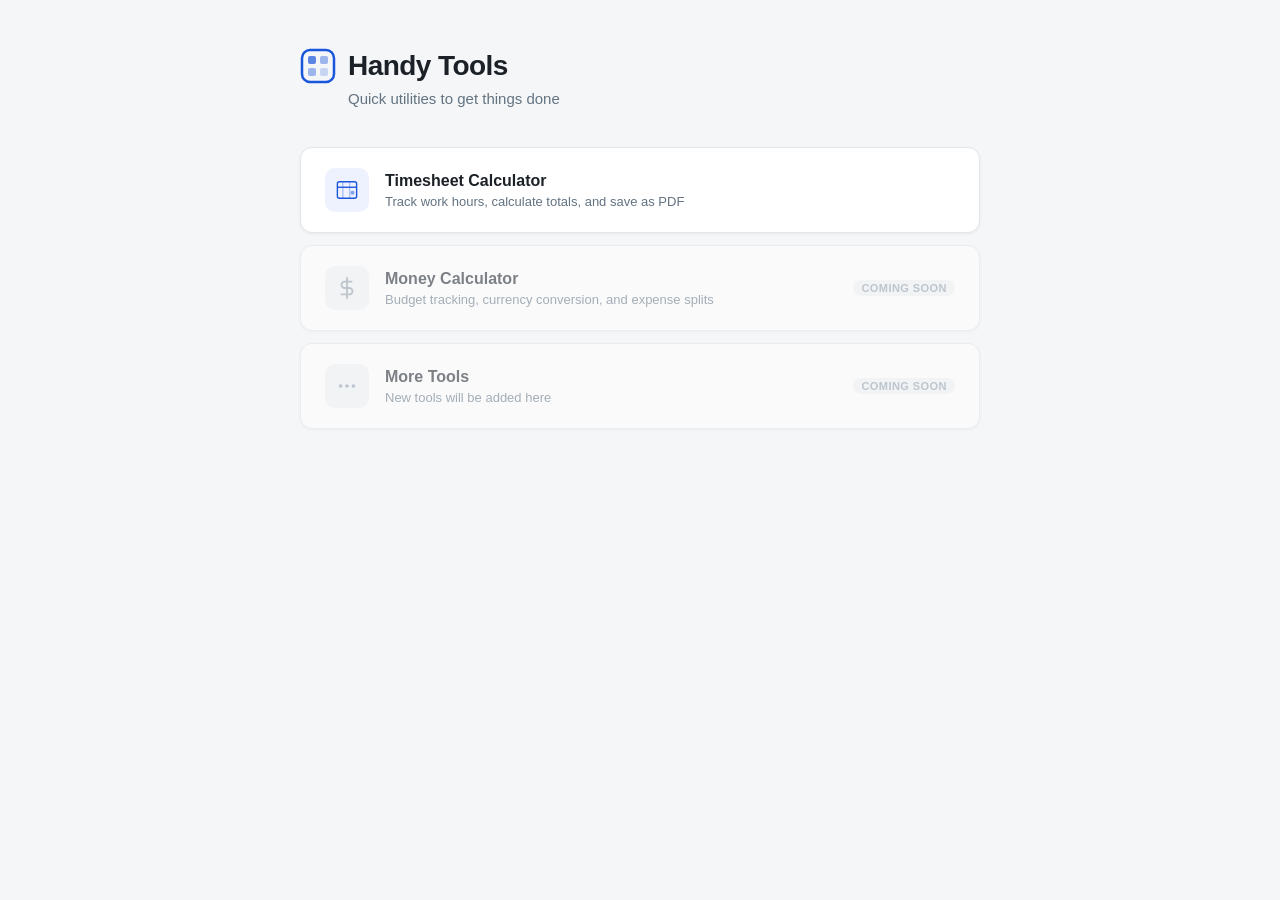
<file: index.html>
<!DOCTYPE html>
<html lang="en">
<head>
  <meta charset="UTF-8">
  <meta name="viewport" content="width=device-width, initial-scale=1.0">
  <title>Handy Tools</title>
  <link href="https://api.fontshare.com/v2/css?f[]=satoshi@400,500,600,700&display=swap" rel="stylesheet">
  <style>
    *, *::before, *::after { box-sizing: border-box; margin: 0; padding: 0; }

    :root {
      --bg: #f4f6f8;
      --surface: #ffffff;
      --border: #e2e6ea;
      --border-hover: #c4cdd5;
      --text: #1c2127;
      --text-muted: #637381;
      --text-faint: #919eab;
      --primary: #1a56db;
      --primary-light: #eef2ff;
      --radius: 12px;
      --shadow: 0 1px 3px rgba(0,0,0,0.06);
      --shadow-hover: 0 6px 20px rgba(0,0,0,0.08);
      --transition: 200ms ease;
      --font: 'Satoshi', -apple-system, BlinkMacSystemFont, 'Segoe UI', sans-serif;
    }

    html { -webkit-font-smoothing: antialiased; }

    body {
      font-family: var(--font);
      background: var(--bg);
      color: var(--text);
      min-height: 100dvh;
      display: flex;
      flex-direction: column;
    }

    .container {
      max-width: 720px;
      width: 100%;
      margin: 0 auto;
      padding: 48px 20px 40px;
      flex: 1;
    }

    /* ---- Header ---- */
    .page-header {
      margin-bottom: 40px;
    }

    .page-header h1 {
      font-size: 28px;
      font-weight: 700;
      letter-spacing: -0.02em;
      color: var(--text);
      display: flex;
      align-items: center;
      gap: 12px;
    }

    .page-header h1 svg {
      color: var(--primary);
      flex-shrink: 0;
    }

    .page-header p {
      font-size: 15px;
      color: var(--text-muted);
      margin-top: 6px;
      padding-left: 48px;
    }

    /* ---- Tools Grid ---- */
    .tools-grid {
      display: flex;
      flex-direction: column;
      gap: 12px;
    }

    .tool-card {
      display: flex;
      align-items: center;
      gap: 16px;
      padding: 20px 24px;
      background: var(--surface);
      border: 1px solid var(--border);
      border-radius: var(--radius);
      box-shadow: var(--shadow);
      text-decoration: none;
      color: var(--text);
      transition: all var(--transition);
      cursor: pointer;
    }

    .tool-card:hover {
      border-color: var(--border-hover);
      box-shadow: var(--shadow-hover);
      transform: translateY(-1px);
    }

    .tool-card:hover .tool-icon {
      background: var(--primary);
      color: #fff;
    }

    .tool-card:hover .tool-arrow {
      opacity: 1;
      transform: translateX(0);
    }

    .tool-icon {
      display: flex;
      align-items: center;
      justify-content: center;
      width: 44px;
      height: 44px;
      border-radius: 10px;
      background: var(--primary-light);
      color: var(--primary);
      flex-shrink: 0;
      transition: all var(--transition);
    }

    .tool-info {
      flex: 1;
      min-width: 0;
    }

    .tool-name {
      font-size: 16px;
      font-weight: 600;
      line-height: 1.3;
    }

    .tool-desc {
      font-size: 13px;
      color: var(--text-muted);
      margin-top: 2px;
    }

    .tool-arrow {
      color: var(--text-faint);
      flex-shrink: 0;
      opacity: 0;
      transform: translateX(-4px);
      transition: all var(--transition);
    }

    /* Coming soon */
    .tool-card.coming-soon {
      opacity: 0.55;
      cursor: default;
      pointer-events: none;
    }

    .tool-card.coming-soon .tool-icon {
      background: #f0f1f3;
      color: var(--text-faint);
    }

    .coming-soon-badge {
      font-size: 11px;
      font-weight: 600;
      color: var(--text-faint);
      background: #f0f1f3;
      padding: 2px 8px;
      border-radius: 20px;
      text-transform: uppercase;
      letter-spacing: 0.04em;
      white-space: nowrap;
    }

    /* ---- Responsive ---- */
    @media (max-width: 480px) {
      .container { padding: 32px 16px 32px; }
      .page-header h1 { font-size: 22px; }
      .page-header p { padding-left: 0; margin-top: 8px; }
      .tool-card { padding: 16px 18px; }
    }
  </style>
</head>
<body>

  <div class="container">
    <!-- Header -->
    <header class="page-header">
      <h1>
        <svg width="36" height="36" viewBox="0 0 36 36" fill="none">
          <rect x="2" y="2" width="32" height="32" rx="8" stroke="currentColor" stroke-width="2.5"/>
          <rect x="8" y="8" width="8" height="8" rx="2" fill="currentColor" opacity="0.7"/>
          <rect x="20" y="8" width="8" height="8" rx="2" fill="currentColor" opacity="0.4"/>
          <rect x="8" y="20" width="8" height="8" rx="2" fill="currentColor" opacity="0.4"/>
          <rect x="20" y="20" width="8" height="8" rx="2" fill="currentColor" opacity="0.2"/>
        </svg>
        Handy Tools
      </h1>
      <p>Quick utilities to get things done</p>
    </header>

    <!-- Tools List -->
    <div class="tools-grid">

      <!-- Timesheet Calculator — LIVE -->
      <a href="tools/timesheet-calculator/index.html" class="tool-card" data-testid="card-timesheet">
        <div class="tool-icon">
          <svg width="22" height="22" viewBox="0 0 32 32" fill="none">
            <rect x="2" y="4" width="28" height="24" rx="3" stroke="currentColor" stroke-width="2"/>
            <line x1="2" y1="12" x2="30" y2="12" stroke="currentColor" stroke-width="2"/>
            <line x1="10" y1="4" x2="10" y2="28" stroke="currentColor" stroke-width="1.5" opacity="0.4"/>
            <line x1="20" y1="4" x2="20" y2="28" stroke="currentColor" stroke-width="1.5" opacity="0.4"/>
            <circle cx="24" cy="20" r="3" fill="currentColor" opacity="0.5"/>
          </svg>
        </div>
        <div class="tool-info">
          <div class="tool-name">Timesheet Calculator</div>
          <div class="tool-desc">Track work hours, calculate totals, and save as PDF</div>
        </div>
        <div class="tool-arrow">
          <svg width="20" height="20" viewBox="0 0 20 20" fill="none" stroke="currentColor" stroke-width="2" stroke-linecap="round"><path d="M7 4l6 6-6 6"/></svg>
        </div>
      </a>

      <!-- Money Calculator — COMING SOON -->
      <div class="tool-card coming-soon" data-testid="card-money">
        <div class="tool-icon">
          <svg width="22" height="22" viewBox="0 0 24 24" fill="none" stroke="currentColor" stroke-width="2" stroke-linecap="round">
            <line x1="12" y1="1" x2="12" y2="23"/>
            <path d="M17 5H9.5a3.5 3.5 0 000 7h5a3.5 3.5 0 010 7H6"/>
          </svg>
        </div>
        <div class="tool-info">
          <div class="tool-name">Money Calculator</div>
          <div class="tool-desc">Budget tracking, currency conversion, and expense splits</div>
        </div>
        <span class="coming-soon-badge">Coming Soon</span>
      </div>

      <!-- More tools placeholder — COMING SOON -->
      <div class="tool-card coming-soon" data-testid="card-more">
        <div class="tool-icon">
          <svg width="22" height="22" viewBox="0 0 24 24" fill="none" stroke="currentColor" stroke-width="2" stroke-linecap="round">
            <circle cx="12" cy="12" r="1"/><circle cx="19" cy="12" r="1"/><circle cx="5" cy="12" r="1"/>
          </svg>
        </div>
        <div class="tool-info">
          <div class="tool-name">More Tools</div>
          <div class="tool-desc">New tools will be added here</div>
        </div>
        <span class="coming-soon-badge">Coming Soon</span>
      </div>

    </div>
  </div>

</body>
</html>
</file>
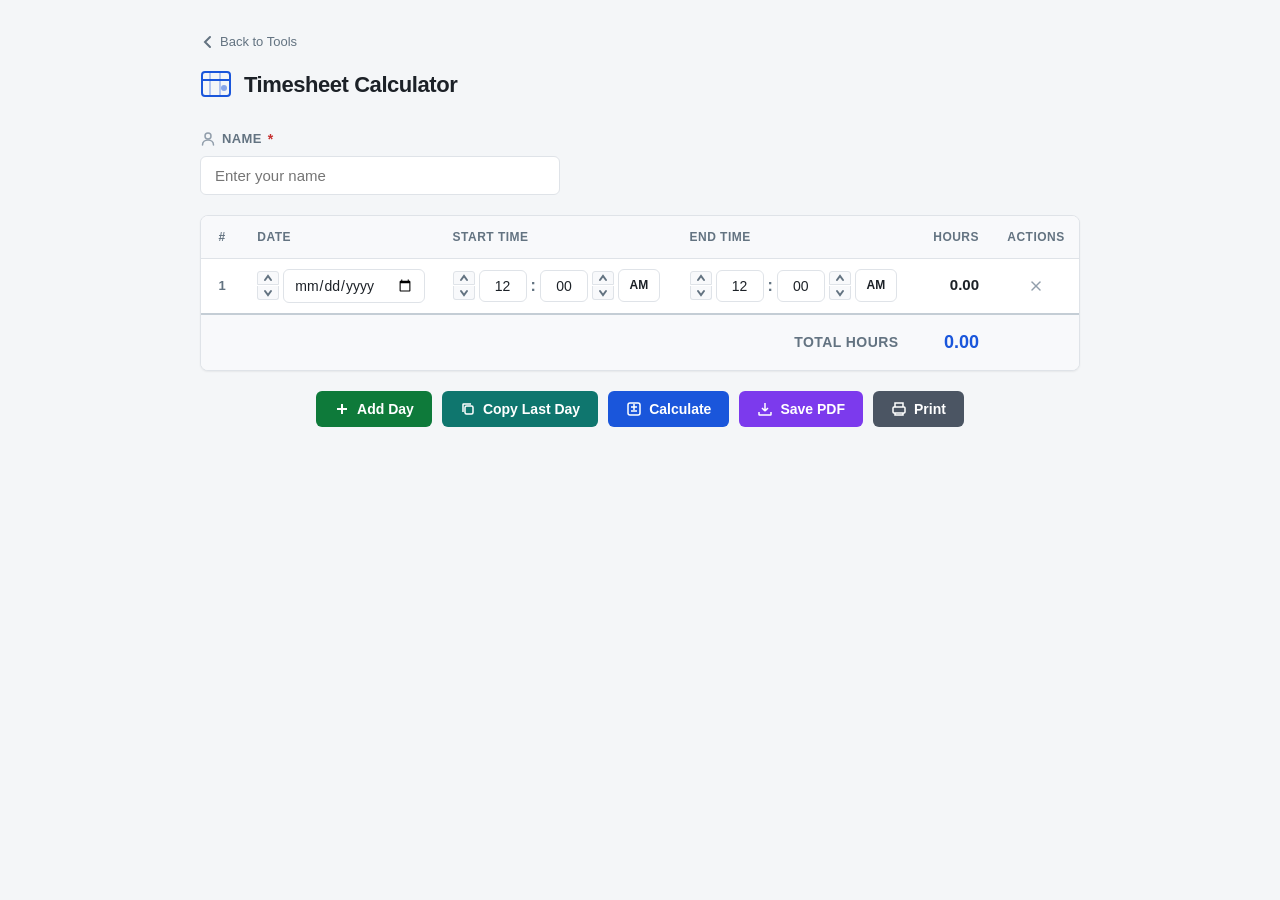
<file: tools/timesheet-calculator/index.html>
<!DOCTYPE html>
<html lang="en">
<head>
  <meta charset="UTF-8">
  <meta name="viewport" content="width=device-width, initial-scale=1.0">
  <title>Timesheet Calculator</title>
  <link href="https://api.fontshare.com/v2/css?f[]=satoshi@400,500,600,700&display=swap" rel="stylesheet">
  <link rel="stylesheet" href="code/style.css">
  <script src="code/jspdf.umd.min.js"></script>
  <script src="code/jspdf.plugin.autotable.min.js"></script>
</head>
<body>

  <div class="app-container">
    <!-- Back Link -->
    <a href="../../index.html" class="back-link" data-testid="link-back">
      <svg width="16" height="16" viewBox="0 0 16 16" fill="none" stroke="currentColor" stroke-width="2" stroke-linecap="round"><path d="M10 3L5 8l5 5"/></svg>
      Back to Tools
    </a>

    <!-- Header -->
    <header class="app-header">
      <div class="logo-area">
        <svg class="logo-icon" width="32" height="32" viewBox="0 0 32 32" fill="none" aria-label="Timesheet Calculator">
          <rect x="2" y="4" width="28" height="24" rx="3" stroke="currentColor" stroke-width="2"/>
          <line x1="2" y1="12" x2="30" y2="12" stroke="currentColor" stroke-width="2"/>
          <line x1="10" y1="4" x2="10" y2="28" stroke="currentColor" stroke-width="1.5" opacity="0.4"/>
          <line x1="20" y1="4" x2="20" y2="28" stroke="currentColor" stroke-width="1.5" opacity="0.4"/>
          <circle cx="24" cy="20" r="3" fill="currentColor" opacity="0.5"/>
        </svg>
        <h1>Timesheet Calculator</h1>
      </div>
    </header>

    <!-- Name Field -->
    <div class="name-field-wrapper">
      <label for="employee-name" class="name-label">
        <svg width="16" height="16" viewBox="0 0 16 16" fill="none" stroke="currentColor" stroke-width="1.5" stroke-linecap="round"><circle cx="8" cy="5" r="3"/><path d="M2.5 14c0-3 2.5-5 5.5-5s5.5 2 5.5 5"/></svg>
        Name <span class="required">*</span>
      </label>
      <input type="text" id="employee-name" placeholder="Enter your name" required data-testid="input-employee-name">
      <span class="name-error" id="name-error">Name is required</span>
    </div>

    <!-- Table -->
    <div class="table-wrapper">
      <table id="timesheet">
        <thead>
          <tr>
            <th class="col-index">#</th>
            <th class="col-date">Date</th>
            <th class="col-time">Start Time</th>
            <th class="col-time">End Time</th>
            <th class="col-hours">Hours</th>
            <th class="col-actions no-print">Actions</th>
          </tr>
        </thead>
        <tbody id="days-body">
          <!-- rows added by JS -->
        </tbody>
        <tfoot>
          <tr>
            <td colspan="4" class="total-label">Total Hours</td>
            <td class="total-value"><span id="total-hours">0.00</span></td>
            <td class="no-print"></td>
          </tr>
        </tfoot>
      </table>
    </div>

    <!-- Action Buttons -->
    <div class="actions-bar no-print">
      <button class="btn btn-add" onclick="addDay()" data-testid="button-add-day">
        <svg width="16" height="16" viewBox="0 0 16 16" fill="none" stroke="currentColor" stroke-width="2"><line x1="8" y1="3" x2="8" y2="13"/><line x1="3" y1="8" x2="13" y2="8"/></svg>
        Add Day
      </button>
      <button class="btn btn-copy" onclick="copyLastDay()" data-testid="button-copy-day">
        <svg width="16" height="16" viewBox="0 0 16 16" fill="none" stroke="currentColor" stroke-width="1.5"><rect x="5" y="5" width="8" height="8" rx="1.5"/><path d="M3 11V3.5A.5.5 0 013.5 3H11"/></svg>
        Copy Last Day
      </button>
      <button class="btn btn-calc" onclick="calculateAll()" data-testid="button-calculate">
        <svg width="16" height="16" viewBox="0 0 16 16" fill="none" stroke="currentColor" stroke-width="1.5"><rect x="2" y="2" width="12" height="12" rx="2"/><line x1="5" y1="6" x2="11" y2="6"/><line x1="5" y1="10" x2="11" y2="10"/><line x1="8" y1="3" x2="8" y2="9"/></svg>
        Calculate
      </button>
      <button class="btn btn-save" onclick="saveAsPDF()" data-testid="button-save-pdf">
        <svg width="16" height="16" viewBox="0 0 16 16" fill="none" stroke="currentColor" stroke-width="1.5"><path d="M8 2v8m0 0l-3-3m3 3l3-3"/><path d="M2 11v2.5a.5.5 0 00.5.5h11a.5.5 0 00.5-.5V11"/></svg>
        Save PDF
      </button>
      <button class="btn btn-print" onclick="printSheet()" data-testid="button-print">
        <svg width="16" height="16" viewBox="0 0 16 16" fill="none" stroke="currentColor" stroke-width="1.5"><path d="M4 6V2h8v4"/><rect x="2" y="6" width="12" height="6" rx="1"/><path d="M4 12v2h8v-2"/></svg>
        Print
      </button>
    </div>
  </div>

  <script src="code/app.js"></script>
</body>
</html>
</file>
<file: tools/timesheet-calculator/code/style.css>
/* ============================================================
   Timesheet Calculator — Professional Design System
   ============================================================ */

/* ---- Reset & Base ---- */
*, *::before, *::after { box-sizing: border-box; margin: 0; padding: 0; }

:root {
  /* Neutral slate palette — professional, serious */
  --bg: #f4f6f8;
  --surface: #ffffff;
  --surface-alt: #f8f9fb;
  --border: #dfe3e8;
  --border-strong: #c4cdd5;
  --text: #1c2127;
  --text-muted: #637381;
  --text-faint: #919eab;

  /* Primary — deep blue */
  --primary: #1a56db;
  --primary-hover: #1648b8;
  --primary-fg: #ffffff;

  /* Success — green */
  --success: #0e7a3a;
  --success-hover: #0c6631;
  --success-bg: #ecfdf3;

  /* Copy — slate teal */
  --copy: #0f766e;
  --copy-hover: #0d6560;
  --copy-bg: #f0fdfa;

  /* Neutral button */
  --neutral: #4b5563;
  --neutral-hover: #374151;

  /* Danger */
  --danger: #c53030;
  --danger-hover: #9b2c2c;

  /* Layout */
  --radius: 8px;
  --radius-sm: 6px;
  --shadow-sm: 0 1px 2px rgba(0,0,0,0.06);
  --shadow-md: 0 4px 12px rgba(0,0,0,0.08);
  --transition: 150ms ease;

  --font: 'Satoshi', -apple-system, BlinkMacSystemFont, 'Segoe UI', sans-serif;
}

html {
  -webkit-font-smoothing: antialiased;
  -moz-osx-font-smoothing: grayscale;
  scroll-behavior: smooth;
}

body {
  font-family: var(--font);
  font-size: 15px;
  line-height: 1.5;
  color: var(--text);
  background: var(--bg);
  min-height: 100dvh;
  display: flex;
  flex-direction: column;
}

/* ---- App Container ---- */
.app-container {
  max-width: 920px;
  width: 100%;
  margin: 0 auto;
  padding: 32px 20px 20px;
  flex: 1;
}

/* ---- Back Link ---- */
.back-link {
  display: inline-flex;
  align-items: center;
  gap: 4px;
  font-size: 13px;
  font-weight: 500;
  color: var(--text-muted);
  text-decoration: none;
  margin-bottom: 16px;
  transition: color var(--transition);
}

.back-link:hover {
  color: var(--primary);
}

/* ---- Header ---- */
.app-header {
  margin-bottom: 28px;
}

.logo-area {
  display: flex;
  align-items: center;
  gap: 12px;
}

.logo-icon {
  color: var(--primary);
  flex-shrink: 0;
}

.app-header h1 {
  font-size: 22px;
  font-weight: 700;
  letter-spacing: -0.02em;
  color: var(--text);
}

/* ---- Name Field ---- */
.name-field-wrapper {
  margin-bottom: 20px;
  max-width: 360px;
}

.name-label {
  display: flex;
  align-items: center;
  gap: 6px;
  font-size: 13px;
  font-weight: 600;
  color: var(--text-muted);
  margin-bottom: 6px;
  text-transform: uppercase;
  letter-spacing: 0.03em;
}

.name-label svg {
  flex-shrink: 0;
  color: var(--text-faint);
}

.required {
  color: var(--danger);
  font-size: 14px;
}

.name-field-wrapper input[type="text"] {
  font-family: var(--font);
  font-size: 15px;
  font-weight: 500;
  padding: 10px 14px;
  border: 1px solid var(--border);
  border-radius: var(--radius-sm);
  background: var(--surface);
  color: var(--text);
  width: 100%;
  transition: border-color var(--transition), box-shadow var(--transition);
}

.name-field-wrapper input[type="text"]:hover {
  border-color: var(--border-strong);
}

.name-field-wrapper input[type="text"]:focus {
  outline: none;
  border-color: var(--primary);
  box-shadow: 0 0 0 3px rgba(26, 86, 219, 0.12);
}

.name-field-wrapper input[type="text"].input-error {
  border-color: var(--danger);
  box-shadow: 0 0 0 3px rgba(197, 48, 48, 0.1);
}

.name-error {
  display: none;
  font-size: 12px;
  color: var(--danger);
  margin-top: 4px;
}

.name-error.visible {
  display: block;
}

/* ---- Table Wrapper ---- */
.table-wrapper {
  background: var(--surface);
  border: 1px solid var(--border);
  border-radius: var(--radius);
  box-shadow: var(--shadow-sm);
  overflow-x: auto;
  -webkit-overflow-scrolling: touch;
}

table {
  width: 100%;
  border-collapse: collapse;
}

thead {
  background: var(--surface-alt);
  border-bottom: 1px solid var(--border);
}

th {
  font-size: 12px;
  font-weight: 600;
  text-transform: uppercase;
  letter-spacing: 0.04em;
  color: var(--text-muted);
  padding: 12px 14px;
  text-align: left;
  white-space: nowrap;
}

td {
  padding: 10px 14px;
  border-bottom: 1px solid var(--border);
  vertical-align: middle;
}

tbody tr:last-child td {
  border-bottom: none;
}

tbody tr:hover {
  background: var(--surface-alt);
}

/* Column sizing */
.col-index { width: 42px; text-align: center; }
.col-date { width: 180px; }
.col-time { width: 200px; }
.col-hours { width: 80px; text-align: right; }
.col-actions { width: 56px; text-align: center; }

/* Index cell */
td.row-index {
  text-align: center;
  font-weight: 600;
  font-size: 13px;
  color: var(--text-muted);
}

/* Hours cell */
td.hours-cell {
  text-align: right;
  font-weight: 600;
  font-size: 15px;
  font-variant-numeric: tabular-nums;
  color: var(--text);
}

/* ---- Tfoot ---- */
tfoot td {
  padding: 14px;
  border-top: 2px solid var(--border-strong);
  border-bottom: none;
  background: var(--surface-alt);
}

.total-label {
  text-align: right;
  font-weight: 600;
  font-size: 14px;
  color: var(--text-muted);
  text-transform: uppercase;
  letter-spacing: 0.03em;
}

.total-value {
  text-align: right;
  font-weight: 700;
  font-size: 18px;
  color: var(--primary);
  font-variant-numeric: tabular-nums;
}

/* ---- Input Styles ---- */
input[type="date"] {
  font-family: var(--font);
  font-size: 14px;
  padding: 7px 10px;
  border: 1px solid var(--border);
  border-radius: var(--radius-sm);
  background: var(--surface);
  color: var(--text);
  width: 100%;
  transition: border-color var(--transition), box-shadow var(--transition);
  cursor: pointer;
}

input[type="date"]:hover {
  border-color: var(--border-strong);
}

input[type="date"]:focus {
  outline: none;
  border-color: var(--primary);
  box-shadow: 0 0 0 3px rgba(26, 86, 219, 0.12);
}

/* ---- Time Input Group ---- */
.time-input-group {
  display: flex;
  align-items: center;
  gap: 4px;
}

.time-select {
  font-family: var(--font);
  font-size: 14px;
  padding: 7px 6px;
  border: 1px solid var(--border);
  border-radius: var(--radius-sm);
  background: var(--surface);
  color: var(--text);
  text-align: center;
  transition: border-color var(--transition), box-shadow var(--transition);
  -moz-appearance: textfield;
  appearance: textfield;
  font-variant-numeric: tabular-nums;
}

.time-select::-webkit-inner-spin-button,
.time-select::-webkit-outer-spin-button {
  -webkit-appearance: none;
  margin: 0;
}

.time-select:hover {
  border-color: var(--border-strong);
}

.time-select:focus {
  outline: none;
  border-color: var(--primary);
  box-shadow: 0 0 0 3px rgba(26, 86, 219, 0.12);
}

.time-select.hour-input { width: 48px; }
.time-select.minute-input { width: 48px; }

.time-colon {
  font-weight: 700;
  font-size: 16px;
  color: var(--text-muted);
  user-select: none;
  line-height: 1;
}

.ampm-toggle {
  font-family: var(--font);
  font-size: 12px;
  font-weight: 600;
  padding: 7px 8px;
  border: 1px solid var(--border);
  border-radius: var(--radius-sm);
  background: var(--surface);
  color: var(--text);
  cursor: pointer;
  transition: all var(--transition);
  user-select: none;
  min-width: 42px;
  text-align: center;
  line-height: 1.35;
}

.ampm-toggle:hover {
  border-color: var(--border-strong);
  background: var(--surface-alt);
}

.ampm-toggle:focus {
  outline: none;
  border-color: var(--primary);
  box-shadow: 0 0 0 3px rgba(26, 86, 219, 0.12);
}

/* Up/Down stepper buttons */
.stepper-group {
  display: flex;
  flex-direction: column;
  gap: 1px;
}

.stepper-btn {
  display: flex;
  align-items: center;
  justify-content: center;
  width: 22px;
  height: 14px;
  border: 1px solid var(--border);
  background: var(--surface-alt);
  color: var(--text-muted);
  cursor: pointer;
  transition: all var(--transition);
  padding: 0;
  line-height: 1;
}

.stepper-btn:first-child {
  border-radius: 3px 3px 0 0;
}

.stepper-btn:last-child {
  border-radius: 0 0 3px 3px;
  border-top: none;
}

.stepper-btn:hover {
  background: var(--primary);
  color: var(--primary-fg);
  border-color: var(--primary);
}

.stepper-btn:hover + .stepper-btn {
  border-top-color: var(--primary);
}

.stepper-btn svg {
  width: 10px;
  height: 10px;
}

/* ---- Delete Button ---- */
.btn-delete {
  display: flex;
  align-items: center;
  justify-content: center;
  width: 32px;
  height: 32px;
  border: none;
  border-radius: var(--radius-sm);
  background: transparent;
  color: var(--text-faint);
  cursor: pointer;
  transition: all var(--transition);
  margin: 0 auto;
}

.btn-delete:hover {
  background: #fef2f2;
  color: var(--danger);
}

/* ---- Action Bar ---- */
.actions-bar {
  display: flex;
  flex-wrap: wrap;
  gap: 10px;
  margin-top: 20px;
  justify-content: center;
}

.btn {
  display: inline-flex;
  align-items: center;
  gap: 7px;
  font-family: var(--font);
  font-size: 14px;
  font-weight: 600;
  padding: 10px 18px;
  border: none;
  border-radius: var(--radius-sm);
  cursor: pointer;
  transition: all var(--transition);
  white-space: nowrap;
}

.btn svg {
  flex-shrink: 0;
}

.btn-add {
  background: var(--success);
  color: #fff;
}
.btn-add:hover { background: var(--success-hover); }

.btn-copy {
  background: var(--copy);
  color: #fff;
}
.btn-copy:hover { background: var(--copy-hover); }

.btn-calc {
  background: var(--primary);
  color: var(--primary-fg);
}
.btn-calc:hover { background: var(--primary-hover); }

.btn-save {
  background: #7c3aed;
  color: #fff;
}
.btn-save:hover { background: #6d28d9; }

.btn-print {
  background: var(--neutral);
  color: #fff;
}
.btn-print:hover { background: var(--neutral-hover); }

/* ---- Empty State ---- */
.empty-state {
  text-align: center;
  padding: 48px 20px;
  color: var(--text-faint);
}

.empty-state svg {
  margin-bottom: 12px;
  color: var(--border-strong);
}

.empty-state p {
  font-size: 14px;
}

/* ---- Footer ---- */
.app-footer {
  text-align: center;
  padding: 20px;
  margin-top: auto;
}

.app-footer a {
  font-size: 12px;
  color: var(--text-faint);
  text-decoration: none;
  transition: color var(--transition);
}

.app-footer a:hover {
  color: var(--text-muted);
}

/* ---- Print Styles ---- */
@media print {
  .no-print { display: none !important; }

  body {
    background: #fff;
    font-size: 12px;
  }

  .app-container {
    max-width: 100%;
    padding: 0;
  }

  .app-header h1 {
    font-size: 18px;
  }

  .table-wrapper {
    border: 1px solid #999;
    box-shadow: none;
  }

  th { font-size: 11px; }
  td { padding: 6px 10px; font-size: 12px; }

  .time-input-group {
    font-size: 12px;
  }

  input[type="date"],
  .time-select,
  .ampm-toggle {
    border: none;
    padding: 0;
    background: transparent;
    font-size: 12px;
    box-shadow: none;
  }

  .stepper-group { display: none; }

  .app-footer { display: none; }

  tbody tr:hover { background: transparent; }
}

/* ---- Responsive ---- */
@media (max-width: 640px) {
  .app-container {
    padding: 16px 8px 12px;
  }

  .app-header h1 {
    font-size: 18px;
  }

  th, td {
    padding: 8px 6px;
    font-size: 13px;
    white-space: nowrap;
  }

  table {
    min-width: 700px;
  }

  .time-select.hour-input,
  .time-select.minute-input {
    width: 38px;
    padding: 5px 3px;
    font-size: 13px;
  }

  .ampm-toggle {
    padding: 5px 5px;
    font-size: 11px;
    min-width: 34px;
  }

  .btn {
    padding: 8px 14px;
    font-size: 13px;
  }

  .actions-bar {
    gap: 6px;
  }
}
</file>
